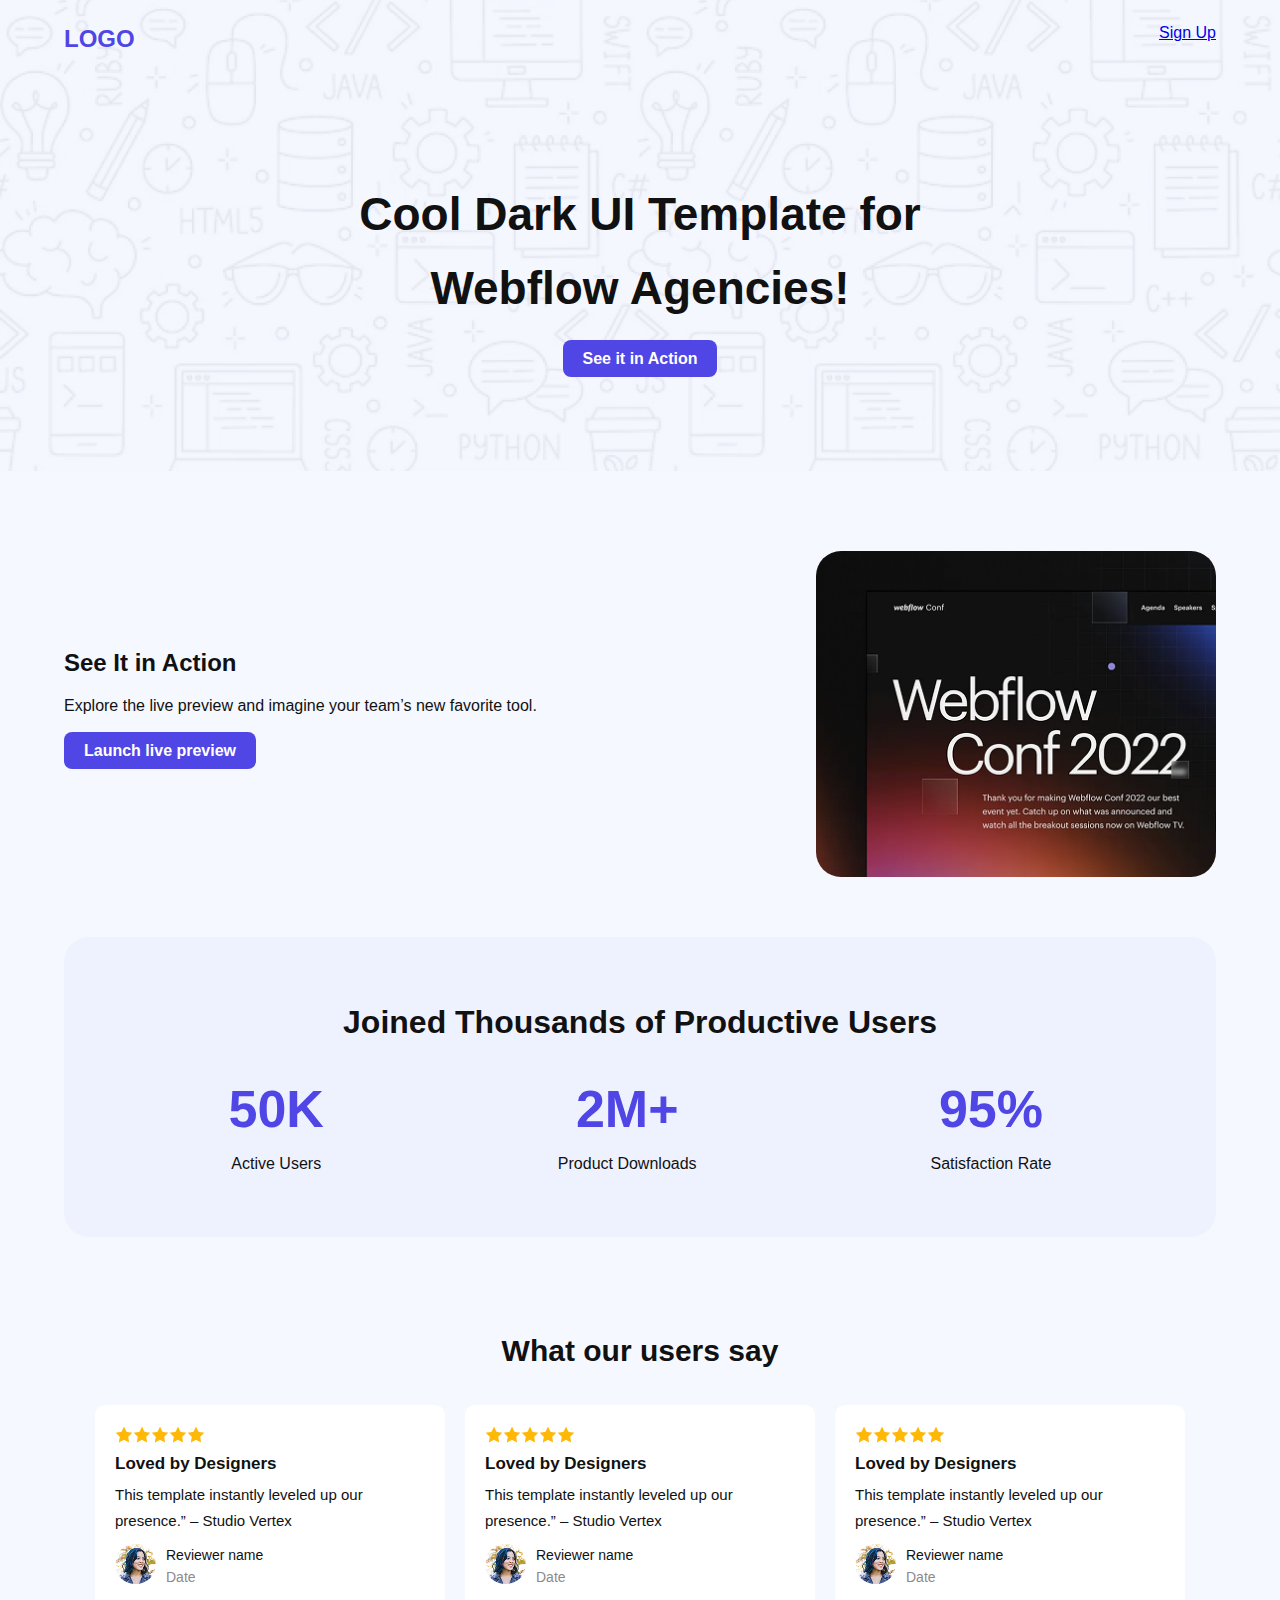
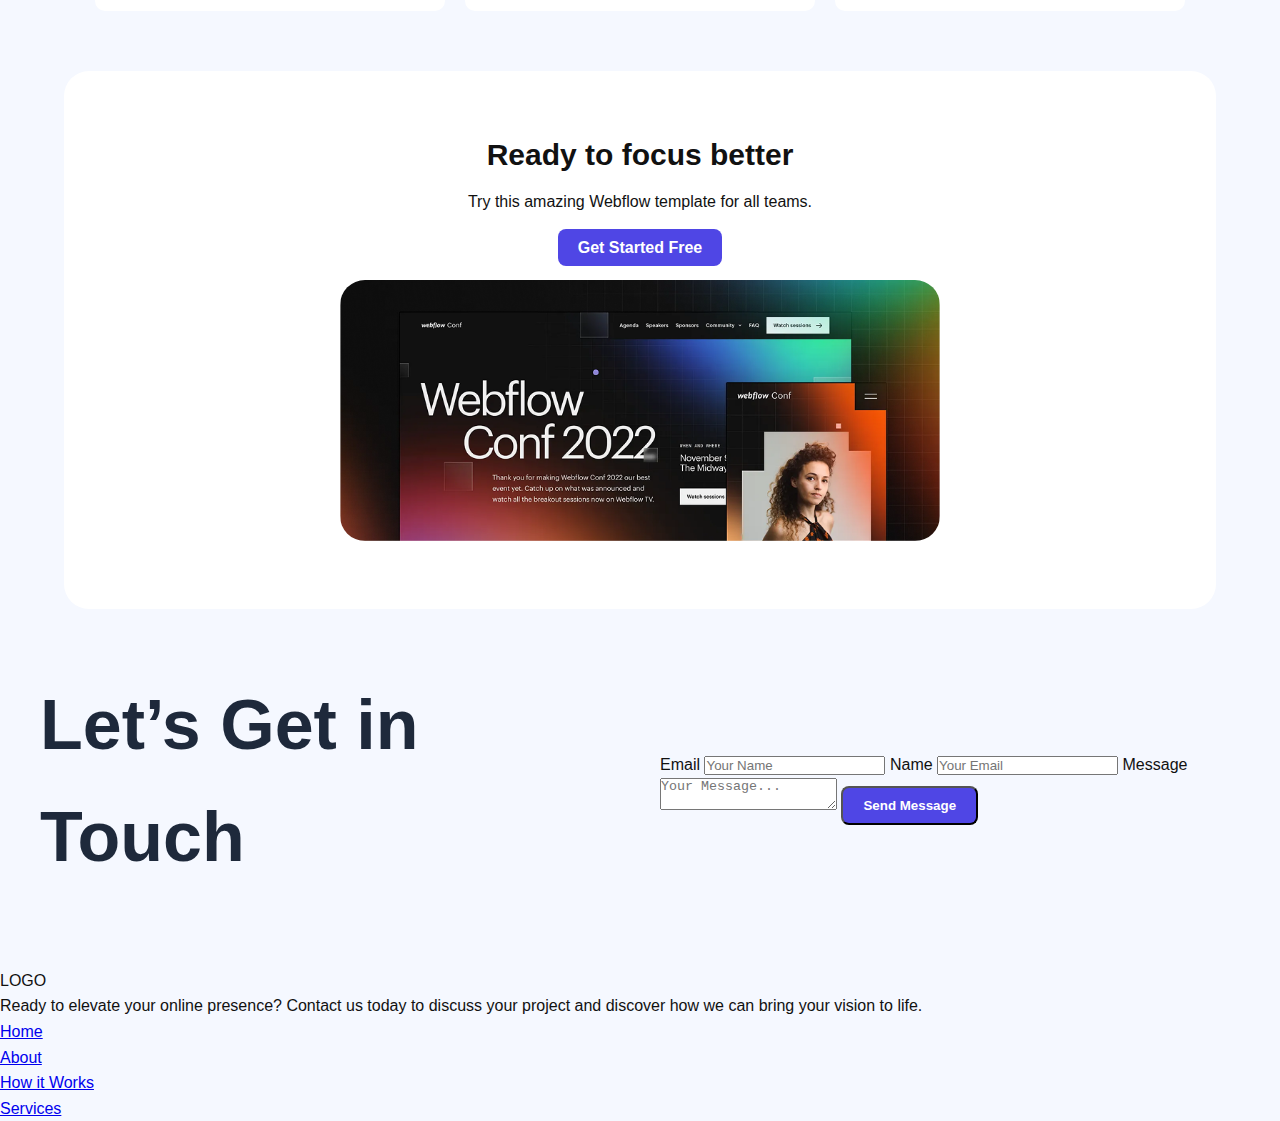
<file: assignment1/index.html>
<!DOCTYPE html>
<html lang="en">
  <head>
    <meta charset="UTF-8" />
    <meta name="viewport" content="width=device-width, initial-scale=1.0" />
    <title>Webflow Agency Template</title>
    <link rel="stylesheet" href="styles/style.css" />
  </head>
  <body>
    <!-- Header -->
    <section class="hero bg-image">
      <header class="header">
        <div class="container">
          <div class="logo">LOGO</div>
          <a href="#" class="signup-btn">Sign Up</a>
        </div>
      </header>
      <div class="description-section">
        <h1>
          Cool Dark UI Template for <br />
          Webflow Agencies!
        </h1>
        <a href="#" class="btn">See it in Action</a>
      </div>
    </section>

    <!-- Preview -->
    <section class="preview">
      <div class="container">
        <div class="text">
          <h2>See It in Action</h2>
          <p>
            Explore the live preview and imagine your team’s new favorite tool.
          </p>
          <a href="#" class="btn">Launch live preview</a>
        </div>
        <img src="assets/images/wc-mini.png" alt="Preview" />
      </div>
    </section>

    <!-- Stats -->

    <section class="stats container-gap">
      <h4 class="stats-title">Joined Thousands of Productive Users</h4>
      <div class="stats-flex container-gap">
        <div class="stat">
          <h3>50K</h3>
          <p>Active Users</p>
        </div>
        <div class="stat">
          <h3>2M+</h3>
          <p>Product Downloads</p>
        </div>
        <div class="stat">
          <h3>95%</h3>
          <p>Satisfaction Rate</p>
        </div>
      </div>
    </section>

    <!-- Testimonials -->
    <section class="testimonials">
      <div class="container-gap">
        <h2 class="testimonial-title">What our users say</h2>
        <div class="cards">
          <div class="card">
            <div class="d-flex">
              <div class="div">
                <img src="assets/images/icon-star.png" alt="" />
              </div>
              <div class="div">
                <img src="assets/images/icon-star.png" alt="" />
              </div>
              <div class="div">
                <img src="assets/images/icon-star.png" alt="" />
              </div>
              <div class="div">
                <img src="assets/images/icon-star.png" alt="" />
              </div>
              <div class="div">
                <img src="assets/images/icon-star.png" alt="" />
              </div>
            </div>
            <p class="card-title">Loved by Designers</p>
            <span class="card-des"
              >This template instantly leveled up our presence.” – Studio
              Vertex</span
            >
            <div class="image-text d-flex">
              <div class="image-part">
                <img src="assets/images/avatar.png" alt="" />
              </div>
              <div class="text-part">
                <p>Reviewer name</p>
                <p class="date">Date</p>
              </div>
            </div>
          </div>
          <div class="card">
            <div class="d-flex">
              <div class="div">
                <img src="assets/images/icon-star.png" alt="" />
              </div>
              <div class="div">
                <img src="assets/images/icon-star.png" alt="" />
              </div>
              <div class="div">
                <img src="assets/images/icon-star.png" alt="" />
              </div>
              <div class="div">
                <img src="assets/images/icon-star.png" alt="" />
              </div>
              <div class="div">
                <img src="assets/images/icon-star.png" alt="" />
              </div>
            </div>
            <p class="card-title">Loved by Designers</p>
            <span class="card-des"
              >This template instantly leveled up our presence.” – Studio
              Vertex</span
            >
            <div class="image-text d-flex">
              <div class="image-part">
                <img src="assets/images/avatar.png" alt="" />
              </div>
              <div class="text-part">
                <p>Reviewer name</p>
                <p class="date">Date</p>
              </div>
            </div>
          </div>
          <div class="card">
            <div class="d-flex">
              <div class="div">
                <img src="assets/images/icon-star.png" alt="" />
              </div>
              <div class="div">
                <img src="assets/images/icon-star.png" alt="" />
              </div>
              <div class="div">
                <img src="assets/images/icon-star.png" alt="" />
              </div>
              <div class="div">
                <img src="assets/images/icon-star.png" alt="" />
              </div>
              <div class="div">
                <img src="assets/images/icon-star.png" alt="" />
              </div>
            </div>
            <p class="card-title">Loved by Designers</p>
            <span class="card-des"
              >This template instantly leveled up our presence.” – Studio
              Vertex</span
            >
            <div class="image-text d-flex">
              <div class="image-part">
                <img src="assets/images/avatar.png" alt="" />
              </div>
              <div class="text-part">
                <p>Reviewer name</p>
                <p class="date">Date</p>
              </div>
            </div>
          </div>
        </div>
      </div>
    </section>

    <!-- Focus Section -->
    <section class="focus container-gap">
      <div class="container-gap">
        <div class="first-focus-sec">
          <h2>Ready to focus better</h2>
          <p>Try this amazing Webflow template for all teams.</p>
          <a href="#" class="btn">Get Started Free</a>
        </div>
        <img
          src="assets/images/wc-big.png"
          alt="Focus Preview"
          class="focus-image"
        />
      </div>
    </section>

    <!-- Contact Form -->
    <section class="contact">
      <div class="contact-container">
        <div class="contact-left">
          <h2>
            Let’s Get in <br />
            Touch
          </h2>
        </div>
        <div class="contact-right">
          <form>
            <label for="">Email</label>
            <input type="text" placeholder="Your Name" required />
            <label for="">Name</label>
            <input type="email" placeholder="Your Email" required />
            <label for="">Message</label>
            <textarea placeholder="Your Message..." required></textarea>
            <button type="submit" class="btn">Send Message</button>
          </form>
        </div>
      </div>
    </section>

    <!-- Footer -->
    <footer class="footer">
      <div class="footer-container">
        <div class="footer-logo">LOGO</div>
        <p class="footer-description">
          Ready to elevate your online presence? Contact us today to discuss
          your project and discover how we can bring your vision to life.
        </p>
        <ul class="footer-links">
          <li><a href="#">Home</a></li>
          <li><a href="#">About</a></li>
          <li><a href="#">How it Works</a></li>
          <li><a href="#">Services</a></li>
        </ul>
      </div>
    </footer>
  </body>
</html>
</file>
<file: assignment1/styles/style.css>
* {
  margin: 0;
  padding: 0;
  box-sizing: border-box;
}
body {
  font-family: "Inter", sans-serif;
  color: #111;
  background-color: #f5f8ff;
  line-height: 1.6;
}
.container {
  width: 90%;
  max-width: 1200px;
  margin: auto;
  display: flex;
  justify-content: space-between;
}
.container-gap {
  width: 90%;
  max-width: 1200px;
  margin: auto;
}
.header {
  display: flex;
  justify-content: space-between;
  padding: 20px 0;
  align-items: center;
}
.bg-image {
  background-image: url("../assets/images/Hero-bg.png");
  background-size: cover;
  background-position: center;
  background-repeat: no-repeat;
}
.logo {
  font-weight: 700;
  font-size: 24px;
  color: #4f46e5;
}

.btn {
  background: #4f46e5;
  color: #fff;
  padding: 10px 20px;
  border-radius: 8px;
  text-decoration: none;
  font-weight: 600;
}
.btn-secondary {
  background: #e0e7ff;
  color: #1e1b4b;
  padding: 10px 20px;
  border-radius: 6px;
  text-decoration: none;
  display: inline-block;
  margin-top: 10px;
}


.hero {
  text-align: center;
}
.description-section {
  padding: 100px 20px;
}
.hero h1 {
  font-size: 46px;
  font-weight: 600;
  margin-bottom: 20px;
}

.preview {
  display: flex;
  align-items: center;
  justify-content: space-between;
  padding: 60px 0;
  flex-wrap: wrap;
}
.preview .container {
  display: flex;
  align-items: center;
  justify-content: space-between;
  flex-wrap: wrap;
  gap: 30px;
}

.preview .text {
  max-width: 500px;
}
.text > p {
  padding-top: 10px;
  padding-bottom: 20px;
}
.preview img {
  max-width: 400px;
  margin-top: 20px;
  border-radius: 25px;
}

.stats {
  background: #eef2ff;
  padding: 60px 0;
  border-radius: 25px;
  margin-bottom: 30px;
}

.stats-title {
  font-size: 32px;
  font-weight: 600;
  text-align: center;
  margin-bottom: 20px;
  display: block;
}
.d-flex {
  display: flex;
}

.stats-flex {
  display: flex;
  justify-content: space-around;

  gap: 20px;
  text-align: center;
}

.stat h3 {
  font-size: 52px;
  color: #4f46e5;
}

.testimonials {
  padding: 60px 0;
  text-align: left;
}
.testimonial-title {
  text-align: center;
  font-size: 30px;
}
.testimonials .cards {
  display: flex;
  gap: 20px;
  justify-content: center;
  margin-top: 30px;
}


.card {
  background: white;
  border-radius: 10px;
  padding: 20px;
  max-width: 350px;
}
.card-title {
  font-size: 17px;
  font-weight: 600;
  margin-bottom: 5px;
}
.card-des {
  font-size: 15px;
  margin-bottom: 10px;
}
.image-text {
  margin-top: 10px;
}
.image-text img {
  border-radius: 50%;
  margin-right: 10px;
}
.text-part {
  font-size: 14px;
}
.text-part .date {
  font-size: 14px;
  color: rgb(140, 138, 138);
}
.focus {
  text-align: center;
  padding: 60px 0;
  background-color: white;
  border-radius: 25px;
}
.focus img {
  max-width: 600px;
  width: 100%;
  margin-top: 20px;
}
.first-focus-sec h2 {
  font-size: 30px;
}
.first-focus-sec p {
  margin-top: 10px;
  margin-bottom: 20px;
}
.focus-image {
  border-radius: 25px;
}
.contact {
  padding: 60px 20px;
}

.contact-container {
  max-width: 1200px;
  margin: auto;
  display: flex;
  gap: 40px;
  flex-wrap: wrap;
  align-items: center;
}

.contact-left {
  flex: 1;
  min-width: 280px;
}

.contact-left h2 {
  font-size: 70px;
  color: #1e293b;
  margin-bottom: 15px;
}

.contact-left p {
  color: #475569;
  font-size: 16px;
}

.contact-right {
  flex: 1;
  min-width: 300px;
}
</file>
